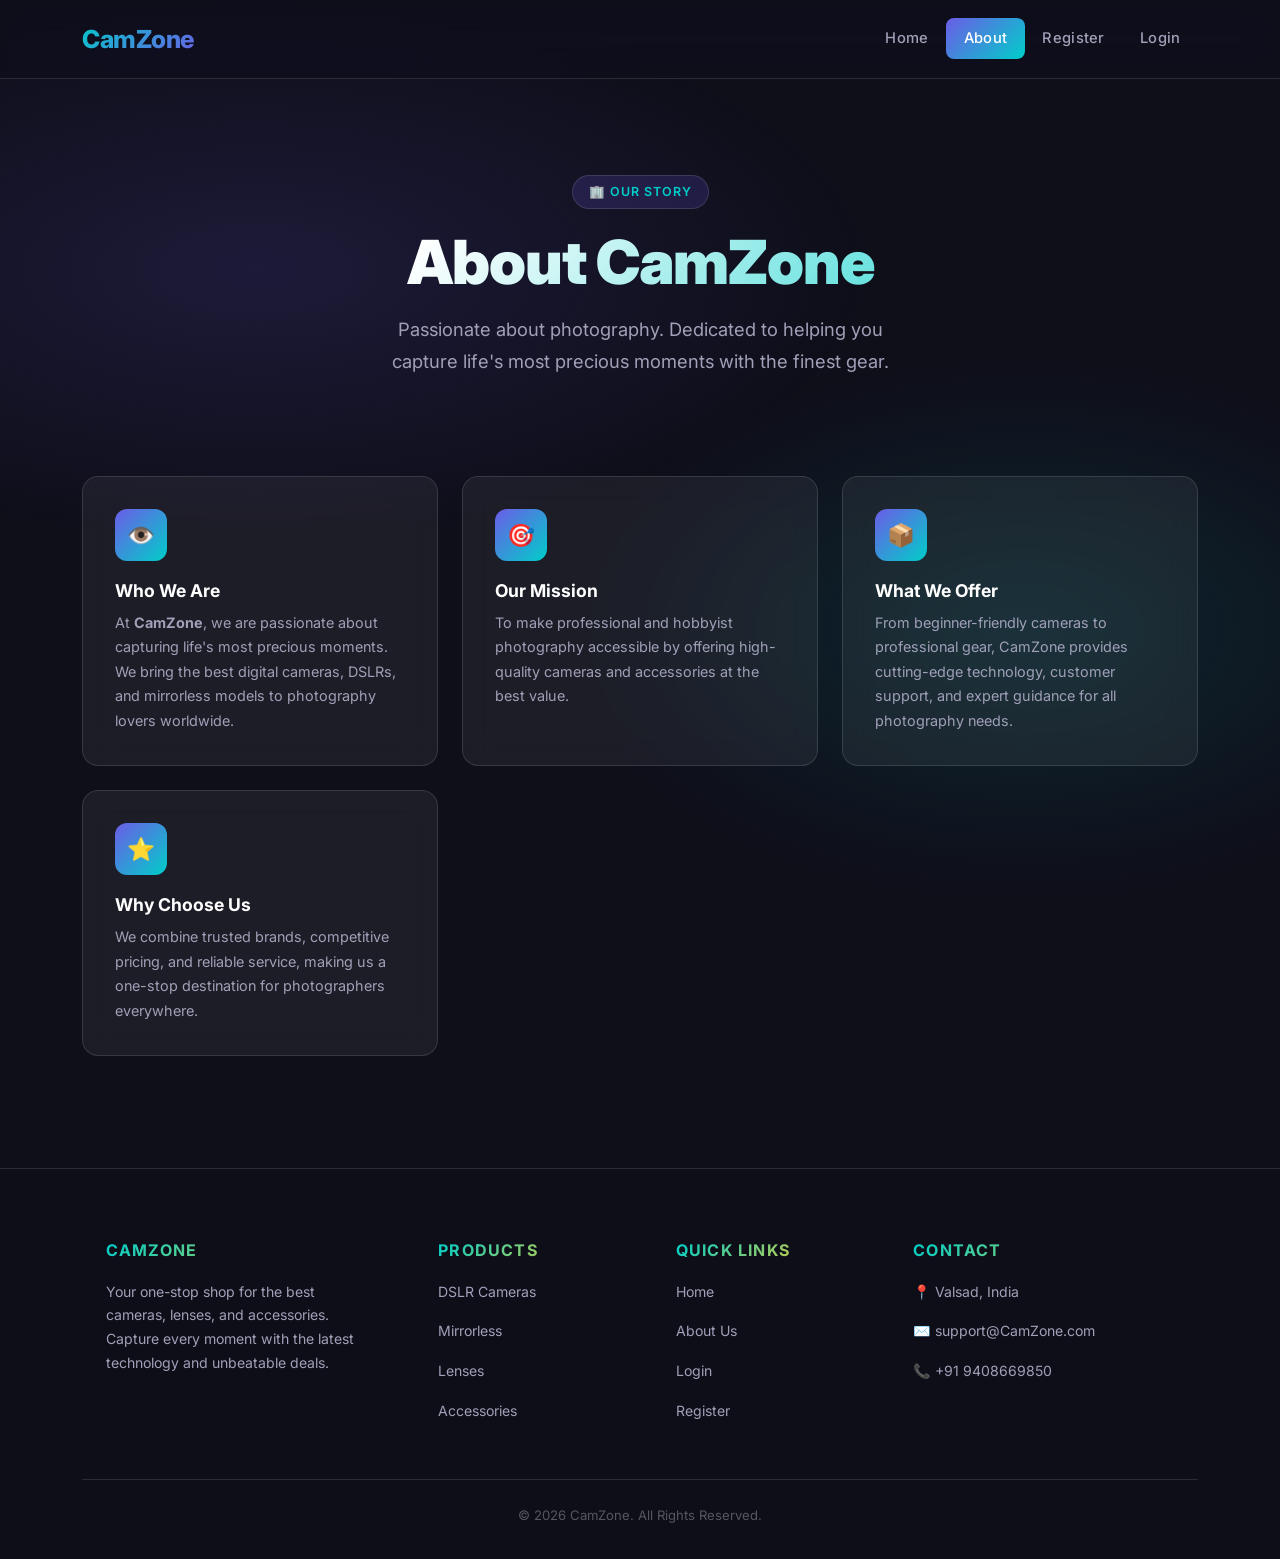
<file: About.html>
<!DOCTYPE html>
<html lang="en">

<head>
    <meta charset="UTF-8">
    <meta name="viewport" content="width=device-width, initial-scale=1.0">
    <meta name="description" content="Learn about CamZone — our mission, what we offer, and why photographers trust us.">
    <title>About — CamZone</title>
   <link href="https://cdn.jsdelivr.net/npm/bootstrap@5.3.8/dist/css/bootstrap.min.css" rel="stylesheet" integrity="sha384-sRIl4kxILFvY47J16cr9ZwB07vP4J8+LH7qKQnuqkuIAvNWLzeN8tE5YBujZqJLB" crossorigin="anonymous">
    <link href="css/style.css" rel="stylesheet">
</head>

<body>

    <nav class="navbar navbar-expand-lg">
        <div class="container">
            <a class="navbar-brand" href="Index.html">CamZone</a>
            <button class="navbar-toggler" type="button" data-bs-toggle="collapse" data-bs-target="#menu"
                aria-label="Toggle navigation">
                <span class="navbar-toggler-icon"></span>
            </button>
            <div class="collapse navbar-collapse" id="menu">
                <ul class="navbar-nav ms-auto">
                    <li class="nav-item"><a href="Index.html" class="nav-link">Home</a></li>
                    <li class="nav-item"><a href="About.html" class="nav-link active">About</a></li>
                    <li class="nav-item"><a href="register.html" class="nav-link">Register</a></li>
                    <li class="nav-item"><a href="login.html" class="nav-link">Login</a></li>
                </ul>
            </div>
        </div>
    </nav>

    <section class="hero-section animate-in" style="padding-bottom:2rem;">
        <div class="container">
            <span class="hero-badge">🏢 Our Story</span>
            <h1>About CamZone</h1>
            <p class="hero-sub">Passionate about photography. Dedicated to helping you capture life's most precious moments with the finest gear.</p>
        </div>
    </section>

    <section class="container" style="padding-bottom:3rem;">
        <div class="about-grid">
           
            <div class="about-card">
                <div class="about-icon">👁️</div>
                <h4>Who We Are</h4>
                <p>At <strong>CamZone</strong>, we are passionate about capturing life's most precious moments. We bring the best digital cameras, DSLRs, and mirrorless models to photography lovers worldwide.</p>
            </div>
          
            <div class="about-card">
                <div class="about-icon">🎯</div>
                <h4>Our Mission</h4>
                <p>To make professional and hobbyist photography accessible by offering high-quality cameras and accessories at the best value.</p>
            </div>
           
            <div class="about-card">
                <div class="about-icon">📦</div>
                <h4>What We Offer</h4>
                <p>From beginner-friendly cameras to professional gear, CamZone provides cutting-edge technology, customer support, and expert guidance for all photography needs.</p>
            </div>
          
            <div class="about-card">
                <div class="about-icon">⭐</div>
                <h4>Why Choose Us</h4>
                <p>We combine trusted brands, competitive pricing, and reliable service, making us a one-stop destination for photographers everywhere.</p>
            </div>
        </div>
    </section>

  
    <footer class="modern-footer">
        <div class="container">
            <div class="row">
                <div class="col-md-3 col-lg-3 mx-auto mt-3">
                    <h5>CamZone</h5>
                    <p class="footer-desc">Your one-stop shop for the best cameras, lenses, and accessories. Capture every moment with the latest technology and unbeatable deals.</p>
                </div>

                <div class="col-md-2 col-lg-2 mx-auto mt-3">
                    <h5>Products</h5>
                    <p><a href="#">DSLR Cameras</a></p>
                    <p><a href="#">Mirrorless</a></p>
                    <p><a href="#">Lenses</a></p>
                    <p><a href="#">Accessories</a></p>
                </div>

                <div class="col-md-3 col-lg-2 mx-auto mt-3">
                    <h5>Quick Links</h5>
                    <p><a href="Index.html">Home</a></p>
                    <p><a href="About.html">About Us</a></p>
                    <p><a href="login.html">Login</a></p>
                    <p><a href="register.html">Register</a></p>
                </div>

                <div class="col-md-4 col-lg-3 mx-auto mt-3">
                    <h5>Contact</h5>
                    <p>📍 Valsad, India</p>
                    <p>✉️ support@CamZone.com</p>
                    <p>📞 +91 9408669850</p>
                </div>
            </div>
            <div class="footer-bottom">
                © 2026 CamZone. All Rights Reserved.
            </div>
        </div>
    </footer>

   <script src="https://cdn.jsdelivr.net/npm/bootstrap@5.3.8/dist/js/bootstrap.bundle.min.js" integrity="sha384-FKyoEForCGlyvwx9Hj09JcYn3nv7wiPVlz7YYwJrWVcXK/BmnVDxM+D2scQbITxI" crossorigin="anonymous"></script>
</body>

</html>
</file>
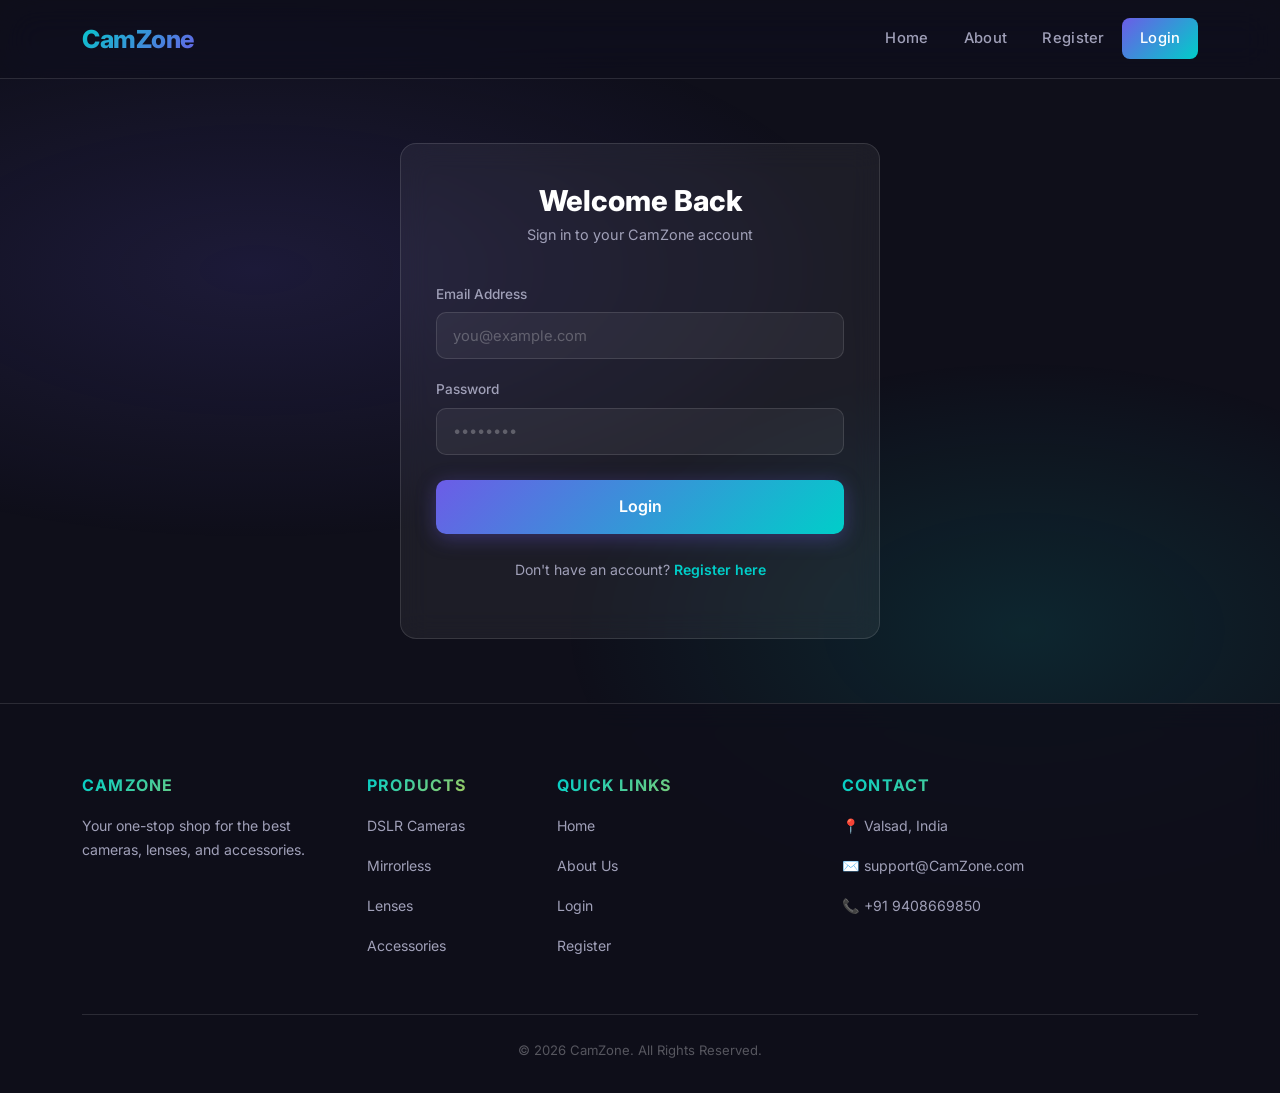
<file: login.html>
<!DOCTYPE html>
<html lang="en">

<head>
    <meta charset="UTF-8">
    <meta name="viewport" content="width=device-width, initial-scale=1.0">
    <meta name="description" content="Log in to your CamZone account.">
    <title>Login — CamZone</title>
   <link href="https://cdn.jsdelivr.net/npm/bootstrap@5.3.8/dist/css/bootstrap.min.css" rel="stylesheet" integrity="sha384-sRIl4kxILFvY47J16cr9ZwB07vP4J8+LH7qKQnuqkuIAvNWLzeN8tE5YBujZqJLB" crossorigin="anonymous">
    <link href="css/style.css" rel="stylesheet">
</head>

<body>

    
    <nav class="navbar navbar-expand-lg">
        <div class="container">
            <a class="navbar-brand" href="Index.html">CamZone</a>
            <button class="navbar-toggler" type="button" data-bs-toggle="collapse" data-bs-target="#menu" aria-label="Toggle navigation">
                <span class="navbar-toggler-icon"></span>
            </button>
            <div class="collapse navbar-collapse" id="menu">
                <ul class="navbar-nav ms-auto">
                    <li class="nav-item"><a href="Index.html" class="nav-link">Home</a></li>
                    <li class="nav-item"><a href="About.html" class="nav-link">About</a></li>
                    <li class="nav-item"><a href="register.html" class="nav-link">Register</a></li>
                    <li class="nav-item"><a href="login.html" class="nav-link active">Login</a></li>
                </ul>
            </div>
        </div>
    </nav>

 
    <div class="glass-form-wrapper animate-in">
        <h2>Welcome Back</h2>
        <p class="form-subtitle">Sign in to your CamZone account</p>

        <div id="errorMsg" style="display:none;background:rgba(255,100,100,0.12);border:1px solid rgba(255,100,100,0.3);
            border-radius:10px;padding:0.75rem 1rem;margin-bottom:1rem;color:#ff6b6b;font-size:0.88rem;"></div>

        <form id="loginForm">
            <div class="mb-3">
                <label class="form-label" for="email">Email Address</label>
                <input type="email" id="email" name="email" class="form-control" placeholder="you@example.com" required>
            </div>
            <div class="mb-3">
                <label class="form-label" for="password">Password</label>
                <input type="password" id="password" name="password" class="form-control" placeholder="••••••••" required>
            </div>
            <button type="submit" id="submitBtn" class="btn-modern btn-primary-glow">Login</button>
        </form>
        <p class="form-footer">Don't have an account? <a href="register.html">Register here</a></p>
    </div>

   
    <footer class="modern-footer">
        <div class="container">
            <div class="row">
                <div class="col-md-3 mx-auto mt-3">
                    <h5>CamZone</h5>
                    <p class="footer-desc">Your one-stop shop for the best cameras, lenses, and accessories.</p>
                </div>
                <div class="col-md-2 mx-auto mt-3">
                    <h5>Products</h5>
                    <p><a href="#">DSLR Cameras</a></p>
                    <p><a href="#">Mirrorless</a></p>
                    <p><a href="#">Lenses</a></p>
                    <p><a href="#">Accessories</a></p>
                </div>
                <div class="col-md-3 mx-auto mt-3">
                    <h5>Quick Links</h5>
                    <p><a href="Index.html">Home</a></p>
                    <p><a href="About.html">About Us</a></p>
                    <p><a href="login.html">Login</a></p>
                    <p><a href="register.html">Register</a></p>
                </div>
                <div class="col-md-4 mx-auto mt-3">
                    <h5>Contact</h5>
                    <p>📍 Valsad, India</p>
                    <p>✉️ support@CamZone.com</p>
                    <p>📞 +91 9408669850</p>
                </div>
            </div>
            <div class="footer-bottom">© 2026 CamZone. All Rights Reserved.</div>
        </div>
    </footer>

   <script src="https://cdn.jsdelivr.net/npm/bootstrap@5.3.8/dist/js/bootstrap.bundle.min.js" integrity="sha384-FKyoEForCGlyvwx9Hj09JcYn3nv7wiPVlz7YYwJrWVcXK/BmnVDxM+D2scQbITxI" crossorigin="anonymous"></script>
    <script>
        document.getElementById('loginForm').addEventListener('submit', async function(e) {
            e.preventDefault();
            const btn = document.getElementById('submitBtn');
            const errEl = document.getElementById('errorMsg');
            errEl.style.display = 'none';
            btn.textContent = 'Logging in…';
            btn.disabled = true;

            const body = {
                email: document.getElementById('email').value,
                password: document.getElementById('password').value
            };

            try {
                const res = await fetch('/api/auth/login', {
                    method: 'POST',
                    headers: { 'Content-Type': 'application/json' },
                    body: JSON.stringify(body)
                });
                const data = await res.json();
                if (res.ok) {
                    window.location.href = 'Index.html';
                } else {
                    errEl.textContent = data.error;
                    errEl.style.display = 'block';
                    btn.textContent = 'Login';
                    btn.disabled = false;
                }
            } catch (err) {
                errEl.textContent = 'Connection error. Is the server running?';
                errEl.style.display = 'block';
                btn.textContent = 'Login';
                btn.disabled = false;
            }
        });
    </script>
</body>

</html>
</file>
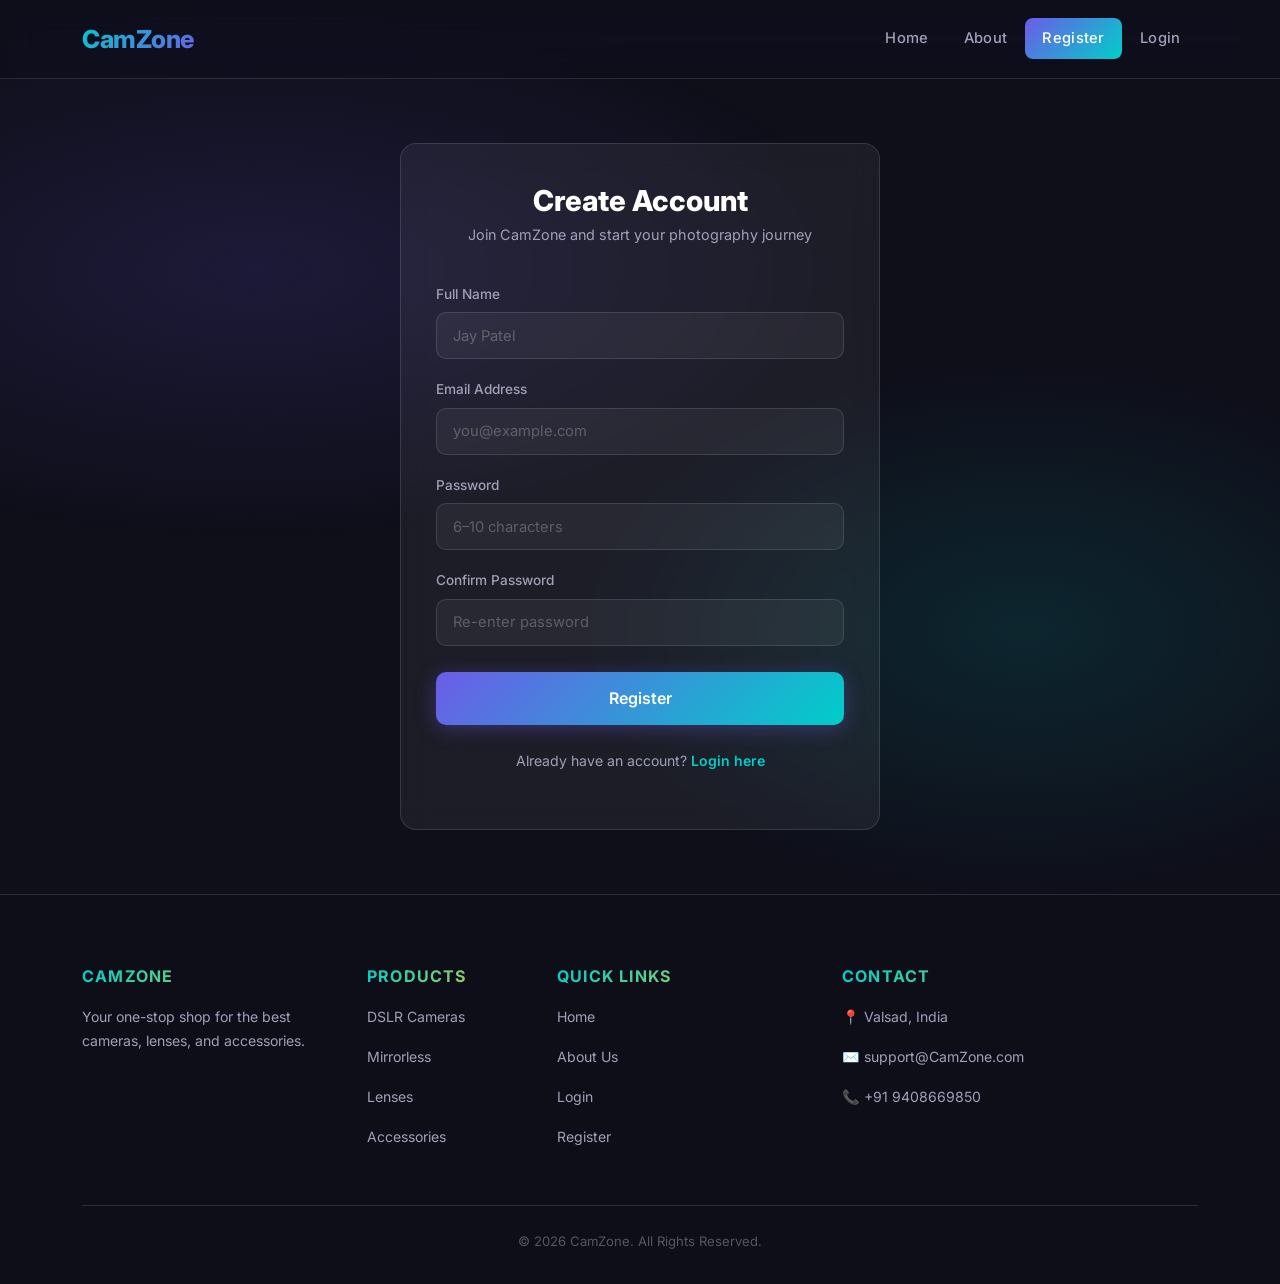
<file: register.html>
<!DOCTYPE html>
<html lang="en">

<head>
    <meta charset="UTF-8">
    <meta name="viewport" content="width=device-width, initial-scale=1.0">
    <meta name="description" content="Create a free CamZone account to explore premium cameras and exclusive deals.">
    <title>Register — CamZone</title>
   <link href="https://cdn.jsdelivr.net/npm/bootstrap@5.3.8/dist/css/bootstrap.min.css" rel="stylesheet" integrity="sha384-sRIl4kxILFvY47J16cr9ZwB07vP4J8+LH7qKQnuqkuIAvNWLzeN8tE5YBujZqJLB" crossorigin="anonymous">
    <link href="css/style.css" rel="stylesheet">
</head>

<body>

 
    <nav class="navbar navbar-expand-lg">
        <div class="container">
            <a class="navbar-brand" href="Index.html">CamZone</a>
            <button class="navbar-toggler" type="button" data-bs-toggle="collapse" data-bs-target="#menu" aria-label="Toggle navigation">
                <span class="navbar-toggler-icon"></span>
            </button>
            <div class="collapse navbar-collapse" id="menu">
                <ul class="navbar-nav ms-auto">
                    <li class="nav-item"><a href="Index.html" class="nav-link">Home</a></li>
                    <li class="nav-item"><a href="About.html" class="nav-link">About</a></li>
                    <li class="nav-item"><a href="register.html" class="nav-link active">Register</a></li>
                    <li class="nav-item"><a href="login.html" class="nav-link">Login</a></li>
                </ul>
            </div>
        </div>
    </nav>

 
    <div class="glass-form-wrapper animate-in">
        <h2>Create Account</h2>
        <p class="form-subtitle">Join CamZone and start your photography journey</p>

        <div id="errorMsg" style="display:none;background:rgba(255,100,100,0.12);border:1px solid rgba(255,100,100,0.3);
            border-radius:10px;padding:0.75rem 1rem;margin-bottom:1rem;color:#ff6b6b;font-size:0.88rem;"></div>

        <form id="registerForm">
            <div class="mb-3">
                <label class="form-label" for="fullname">Full Name</label>
                <input type="text" id="fullname" name="name" class="form-control" placeholder="Jay Patel" required minlength="2" pattern="[a-zA-Z ]+">
            </div>
            <div class="mb-3">
                <label class="form-label" for="email">Email Address</label>
                <input type="email" id="email" name="email" class="form-control" placeholder="you@example.com" required>
            </div>
            <div class="mb-3">
                <label class="form-label" for="password">Password</label>
                <input type="password" id="password" name="password" class="form-control" placeholder="6–10 characters" required minlength="6" maxlength="10">
            </div>
            <div class="mb-3">
                <label class="form-label" for="confirm">Confirm Password</label>
                <input type="password" id="confirm" name="confirm" class="form-control" placeholder="Re-enter password" required>
            </div>
            <button type="submit" id="submitBtn" class="btn-modern btn-primary-glow">Register</button>
        </form>
        <p class="form-footer">Already have an account? <a href="login.html">Login here</a></p>
    </div>

    <footer class="modern-footer">
        <div class="container">
            <div class="row">
                <div class="col-md-3 mx-auto mt-3">
                    <h5>CamZone</h5>
                    <p class="footer-desc">Your one-stop shop for the best cameras, lenses, and accessories.</p>
                </div>
                <div class="col-md-2 mx-auto mt-3">
                    <h5>Products</h5>
                    <p><a href="#">DSLR Cameras</a></p>
                    <p><a href="#">Mirrorless</a></p>
                    <p><a href="#">Lenses</a></p>
                    <p><a href="#">Accessories</a></p>
                </div>
                <div class="col-md-3 mx-auto mt-3">
                    <h5>Quick Links</h5>
                    <p><a href="Index.html">Home</a></p>
                    <p><a href="About.html">About Us</a></p>
                    <p><a href="login.html">Login</a></p>
                    <p><a href="register.html">Register</a></p>
                </div>
                <div class="col-md-4 mx-auto mt-3">
                    <h5>Contact</h5>
                    <p>📍 Valsad, India</p>
                    <p>✉️ support@CamZone.com</p>
                    <p>📞 +91 9408669850</p>
                </div>
            </div>
            <div class="footer-bottom">© 2026 CamZone. All Rights Reserved.</div>
        </div>
    </footer>

    <script src="https://cdn.jsdelivr.net/npm/bootstrap@5.3.8/dist/js/bootstrap.bundle.min.js" integrity="sha384-FKyoEForCGlyvwx9Hj09JcYn3nv7wiPVlz7YYwJrWVcXK/BmnVDxM+D2scQbITxI" crossorigin="anonymous"></script>
    <script>
        document.getElementById('registerForm').addEventListener('submit', async function(e) {
            e.preventDefault();
            const btn = document.getElementById('submitBtn');
            const errEl = document.getElementById('errorMsg');
            errEl.style.display = 'none';

            const password = document.getElementById('password').value;
            const confirm = document.getElementById('confirm').value;

            if (password !== confirm) {
                errEl.textContent = 'Passwords do not match.';
                errEl.style.display = 'block';
                return;
            }

            btn.textContent = 'Creating account…';
            btn.disabled = true;

            const body = {
                name: document.getElementById('fullname').value,
                email: document.getElementById('email').value,
                password
            };

            try {
                const res = await fetch('/api/auth/register', {
                    method: 'POST',
                    headers: { 'Content-Type': 'application/json' },
                    body: JSON.stringify(body)
                });
                const data = await res.json();
                if (res.ok) {
                    window.location.href = 'Index.html';
                } else {
                    errEl.textContent = data.error;
                    errEl.style.display = 'block';
                    btn.textContent = 'Register';
                    btn.disabled = false;
                }
            } catch (err) {
                errEl.textContent = 'Connection error. Is the server running?';
                errEl.style.display = 'block';
                btn.textContent = 'Register';
                btn.disabled = false;
            }
        });
    </script>
</body>

</html>
</file>
<file: css/style.css>
/* ============================================
   CamZone — Modern Custom Styles
   ============================================ */

/* ---------- Google Font ---------- */
@import url('https://fonts.googleapis.com/css2?family=Inter:wght@300;400;500;600;700;800;900&display=swap');

/* ---------- CSS Variables ---------- */
:root {
  --primary: #6c5ce7;
  --primary-dark: #5a4bd1;
  --accent: #00cec9;
  --accent-glow: rgba(0, 206, 201, 0.35);
  --gold: #f9ca24;
  --dark-bg: #0f0f1a;
  --card-bg: rgba(255, 255, 255, 0.06);
  --glass-bg: rgba(255, 255, 255, 0.08);
  --glass-border: rgba(255, 255, 255, 0.12);
  --text-light: #e8e8f0;
  --text-muted: #a0a0b8;
  --radius: 16px;
  --transition: 0.35s cubic-bezier(0.25, 0.46, 0.45, 0.94);
}

/* ---------- Global Reset ---------- */
*, *::before, *::after { box-sizing: border-box; }

body {
  font-family: 'Inter', sans-serif;
  background: var(--dark-bg) !important;
  color: var(--text-light);
  line-height: 1.7;
  overflow-x: hidden;
}

/* Animated gradient background overlay */
body::before {
  content: '';
  position: fixed;
  inset: 0;
  background:
    radial-gradient(ellipse 80% 50% at 20% 30%, rgba(108, 92, 231, 0.15), transparent 60%),
    radial-gradient(ellipse 60% 50% at 80% 70%, rgba(0, 206, 201, 0.12), transparent 60%);
  pointer-events: none;
  z-index: 0;
}

/* keep everything above the bg layer */
body > * { position: relative; z-index: 1; }

/* ---------- Scrollbar ---------- */
::-webkit-scrollbar { width: 8px; }
::-webkit-scrollbar-track { background: var(--dark-bg); }
::-webkit-scrollbar-thumb {
  background: var(--primary);
  border-radius: 8px;
}

/* ---------- Selection ---------- */
::selection {
  background: var(--primary);
  color: #fff;
}

/* ============================================
   NAVBAR
   ============================================ */
.navbar {
  background: rgba(15, 15, 26, 0.7) !important;
  backdrop-filter: blur(18px) saturate(180%);
  -webkit-backdrop-filter: blur(18px) saturate(180%);
  border-bottom: 1px solid var(--glass-border);
  padding: 0.8rem 0;
  transition: var(--transition);
}

.navbar-brand {
  font-weight: 800 !important;
  font-size: 1.55rem !important;
  letter-spacing: -0.5px;
  background: linear-gradient(135deg, var(--accent), var(--primary));
  -webkit-background-clip: text;
  -webkit-text-fill-color: transparent;
  background-clip: text;
}

.nav-link {
  font-weight: 500 !important;
  font-size: 0.92rem !important;
  letter-spacing: 0.3px;
  padding: 0.5rem 1.1rem !important;
  border-radius: 8px;
  transition: var(--transition);
  color: var(--text-muted) !important;
}

.nav-link:hover,
.nav-link.active {
  color: #fff !important;
  background: rgba(108, 92, 231, 0.18);
}

.nav-link.active {
  background: linear-gradient(135deg, var(--primary), var(--accent));
  color: #fff !important;
  -webkit-text-fill-color: #fff;
}

/* ============================================
   HERO SECTION
   ============================================ */
.hero-section {
  padding: 6rem 0 4rem;
  text-align: center;
}

.hero-section h1 {
  font-size: clamp(2.2rem, 5vw, 3.8rem);
  font-weight: 900;
  letter-spacing: -1px;
  line-height: 1.15;
  background: linear-gradient(135deg, #fff 30%, var(--accent));
  -webkit-background-clip: text;
  -webkit-text-fill-color: transparent;
  background-clip: text;
  margin-bottom: 1rem;
}

.hero-section .hero-sub {
  font-size: 1.15rem;
  color: var(--text-muted);
  max-width: 540px;
  margin: 0 auto 2.2rem;
}

.hero-badge {
  display: inline-block;
  padding: 0.35rem 1rem;
  border-radius: 999px;
  font-size: 0.78rem;
  font-weight: 600;
  letter-spacing: 1px;
  text-transform: uppercase;
  background: rgba(108, 92, 231, 0.18);
  color: var(--accent);
  border: 1px solid var(--glass-border);
  margin-bottom: 1.2rem;
  backdrop-filter: blur(6px);
}

/* Hero CTA buttons */
.hero-cta {
  display: flex;
  gap: 1rem;
  justify-content: center;
  flex-wrap: wrap;
}

/* ============================================
   BUTTONS
   ============================================ */
.btn-modern {
  display: inline-flex;
  align-items: center;
  gap: 0.5rem;
  padding: 0.72rem 1.8rem;
  border: none;
  border-radius: 10px;
  font-weight: 600;
  font-size: 0.92rem;
  cursor: pointer;
  transition: var(--transition);
  text-decoration: none;
}

.btn-primary-glow {
  background: linear-gradient(135deg, var(--primary), var(--accent));
  color: #fff;
  box-shadow: 0 4px 20px rgba(108, 92, 231, 0.35);
}
.btn-primary-glow:hover {
  transform: translateY(-2px);
  box-shadow: 0 8px 30px rgba(108, 92, 231, 0.5);
  color: #fff;
}

.btn-glass {
  background: var(--glass-bg);
  color: var(--text-light);
  border: 1px solid var(--glass-border);
  backdrop-filter: blur(8px);
}
.btn-glass:hover {
  background: rgba(255,255,255,0.14);
  transform: translateY(-2px);
  color: #fff;
}

/* ============================================
   SECTION TITLES
   ============================================ */
.section-title {
  text-align: center;
  margin-bottom: 2.8rem;
}

.section-title h2 {
  font-size: 2rem;
  font-weight: 800;
  letter-spacing: -0.5px;
  color: #fff;
}

.section-title .accent-bar {
  display: block;
  width: 50px;
  height: 4px;
  border-radius: 4px;
  background: linear-gradient(90deg, var(--primary), var(--accent));
  margin: 0.6rem auto 0;
}

/* ============================================
   GLASS CARDS (Products)
   ============================================ */
.glass-card {
  background: var(--card-bg);
  border: 1px solid var(--glass-border);
  border-radius: var(--radius);
  backdrop-filter: blur(14px);
  -webkit-backdrop-filter: blur(14px);
  overflow: hidden;
  transition: var(--transition);
  height: 100%;
  display: flex;
  flex-direction: column;
}

.glass-card:hover {
  transform: translateY(-8px);
  border-color: rgba(108, 92, 231, 0.4);
  box-shadow:
    0 20px 40px rgba(0,0,0,0.3),
    0 0 30px rgba(108, 92, 231, 0.08);
}

.glass-card .card-img-wrapper {
  position: relative;
  overflow: hidden;
  background: rgba(255,255,255,0.03);
}

.glass-card .card-img-wrapper img {
  width: 100%;
  height: 240px;
  object-fit: contain;
  padding: 1.2rem;
  transition: transform 0.5s ease;
}

.glass-card:hover .card-img-wrapper img {
  transform: scale(1.06);
}

.glass-card .card-body {
  padding: 1.4rem 1.5rem 1.8rem;
  text-align: center;
  display: flex;
  flex-direction: column;
  flex: 1;
}

.glass-card .card-title {
  font-weight: 700;
  font-size: 1.1rem;
  color: #fff;
  margin-bottom: 0.6rem;
}

.glass-card .card-text {
  font-size: 0.88rem;
  color: var(--text-muted);
  flex: 1;
}

.glass-card .price-tag {
  font-size: 1.3rem;
  font-weight: 800;
  background: linear-gradient(135deg, var(--accent), var(--gold));
  -webkit-background-clip: text;
  -webkit-text-fill-color: transparent;
  background-clip: text;
  margin: 0.8rem 0;
}

.glass-card .btn-modern {
  align-self: center;
  width: 100%;
  justify-content: center;
}

/* ============================================
   MODERN TABLE (Other Cameras)
   ============================================ */
.modern-table-section {
  background: var(--card-bg);
  border: 1px solid var(--glass-border);
  border-radius: var(--radius);
  backdrop-filter: blur(14px);
  padding: 2rem;
  margin-bottom: 3rem;
}

.modern-table {
  width: 100%;
  border-collapse: separate;
  border-spacing: 0;
}

.modern-table thead th {
  background: linear-gradient(135deg, var(--primary), var(--accent));
  color: #fff;
  font-weight: 600;
  font-size: 0.88rem;
  text-transform: uppercase;
  letter-spacing: 0.8px;
  padding: 1rem 1.2rem;
  border: none;
}

.modern-table thead th:first-child { border-radius: 10px 0 0 10px; }
.modern-table thead th:last-child  { border-radius: 0 10px 10px 0; }

.modern-table tbody td {
  padding: 1rem 1.2rem;
  color: var(--text-light);
  border-bottom: 1px solid var(--glass-border);
  font-size: 0.92rem;
}

.modern-table tbody tr {
  transition: var(--transition);
}

.modern-table tbody tr:hover {
  background: rgba(108, 92, 231, 0.08);
}

.modern-table tbody tr:last-child td {
  border-bottom: none;
}

/* ============================================
   GLASS FORMS  (Login / Register)
   ============================================ */
.glass-form-wrapper {
  max-width: 480px;
  margin: 4rem auto;
  background: var(--card-bg);
  border: 1px solid var(--glass-border);
  border-radius: var(--radius);
  backdrop-filter: blur(14px);
  padding: 2.5rem 2.2rem;
}

.glass-form-wrapper h2 {
  font-weight: 800;
  font-size: 1.8rem;
  text-align: center;
  color: #fff;
  margin-bottom: 0.3rem;
}

.glass-form-wrapper .form-subtitle {
  text-align: center;
  color: var(--text-muted);
  font-size: 0.9rem;
  margin-bottom: 2rem;
}

.glass-form-wrapper .form-label {
  font-weight: 500;
  font-size: 0.85rem;
  color: var(--text-muted);
  margin-bottom: 0.4rem;
}

.glass-form-wrapper .form-control {
  background: rgba(255,255,255,0.05);
  border: 1px solid var(--glass-border);
  border-radius: 10px;
  padding: 0.72rem 1rem;
  color: #fff;
  font-size: 0.92rem;
  transition: var(--transition);
}

.glass-form-wrapper .form-control::placeholder {
  color: rgba(255,255,255,0.25);
}

.glass-form-wrapper .form-control:focus {
  background: rgba(255,255,255,0.08);
  border-color: var(--primary);
  box-shadow: 0 0 0 3px rgba(108, 92, 231, 0.2);
  outline: none;
  color: #fff;
}

.glass-form-wrapper .btn-modern {
  margin-top: 0.6rem;
  width: 100%;
  justify-content: center;
  padding: 0.82rem;
  font-size: 1rem;
}

.glass-form-wrapper .form-footer {
  text-align: center;
  margin-top: 1.5rem;
  font-size: 0.88rem;
  color: var(--text-muted);
}

.glass-form-wrapper .form-footer a {
  color: var(--accent);
  text-decoration: none;
  font-weight: 600;
  transition: var(--transition);
}
.glass-form-wrapper .form-footer a:hover {
  color: var(--primary);
}

/* ============================================
   ABOUT PAGE — Info Cards
   ============================================ */
.about-grid {
  display: grid;
  grid-template-columns: repeat(auto-fit, minmax(280px, 1fr));
  gap: 1.5rem;
  margin-top: 2rem;
}

.about-card {
  background: var(--card-bg);
  border: 1px solid var(--glass-border);
  border-radius: var(--radius);
  backdrop-filter: blur(14px);
  padding: 2rem;
  transition: var(--transition);
}

.about-card:hover {
  transform: translateY(-5px);
  border-color: rgba(108, 92, 231, 0.35);
  box-shadow: 0 12px 30px rgba(0,0,0,0.25);
}

.about-card .about-icon {
  width: 52px;
  height: 52px;
  border-radius: 12px;
  display: flex;
  align-items: center;
  justify-content: center;
  font-size: 1.4rem;
  margin-bottom: 1.2rem;
  background: linear-gradient(135deg, var(--primary), var(--accent));
  color: #fff;
}

.about-card h4 {
  font-weight: 700;
  font-size: 1.1rem;
  color: #fff;
  margin-bottom: 0.6rem;
}

.about-card p {
  font-size: 0.9rem;
  color: var(--text-muted);
  margin: 0;
}

/* ============================================
   FOOTER
   ============================================ */
.modern-footer {
  background: rgba(15, 15, 26, 0.85) !important;
  backdrop-filter: blur(14px);
  border-top: 1px solid var(--glass-border);
  padding: 3.5rem 0 2rem;
  margin-top: 4rem;
}

.modern-footer h5 {
  font-weight: 700;
  font-size: 1rem;
  text-transform: uppercase;
  letter-spacing: 1.2px;
  margin-bottom: 1.2rem;
  background: linear-gradient(135deg, var(--accent), var(--gold));
  -webkit-background-clip: text;
  -webkit-text-fill-color: transparent;
  background-clip: text;
}

.modern-footer p,
.modern-footer a {
  font-size: 0.88rem;
  color: var(--text-muted);
  text-decoration: none;
  transition: var(--transition);
}

.modern-footer a:hover {
  color: var(--accent);
}

.footer-desc {
  font-size: 0.9rem;
  line-height: 1.7;
  color: var(--text-muted);
}

.footer-bottom {
  border-top: 1px solid var(--glass-border);
  margin-top: 2.5rem;
  padding-top: 1.5rem;
  text-align: center;
  font-size: 0.82rem;
  color: rgba(255,255,255,0.3);
}

/* ============================================
   ANIMATIONS
   ============================================ */
@keyframes fadeInUp {
  from { opacity: 0; transform: translateY(30px); }
  to   { opacity: 1; transform: translateY(0); }
}

.animate-in {
  animation: fadeInUp 0.7s ease forwards;
}

.animate-delay-1 { animation-delay: 0.1s; }
.animate-delay-2 { animation-delay: 0.25s; }
.animate-delay-3 { animation-delay: 0.4s; }
.animate-delay-4 { animation-delay: 0.55s; }

/* stagger entrance for product cards */
.glass-card { opacity: 0; animation: fadeInUp 0.6s ease forwards; }
.glass-card:nth-child(1) { animation-delay: 0.15s; }
.glass-card:nth-child(2) { animation-delay: 0.3s; }
.glass-card:nth-child(3) { animation-delay: 0.45s; }

/* about cards stagger */
.about-card { opacity: 0; animation: fadeInUp 0.6s ease forwards; }
.about-card:nth-child(1) { animation-delay: 0.1s; }
.about-card:nth-child(2) { animation-delay: 0.22s; }
.about-card:nth-child(3) { animation-delay: 0.34s; }
.about-card:nth-child(4) { animation-delay: 0.46s; }

/* ============================================
   RESPONSIVE
   ============================================ */
@media (max-width: 768px) {
  .hero-section { padding: 4rem 0 2.5rem; }
  .glass-form-wrapper { margin: 2rem 1rem; padding: 2rem 1.4rem; }
  .modern-table-section { padding: 1.2rem; }
  .about-grid { grid-template-columns: 1fr; }
}
</file>
